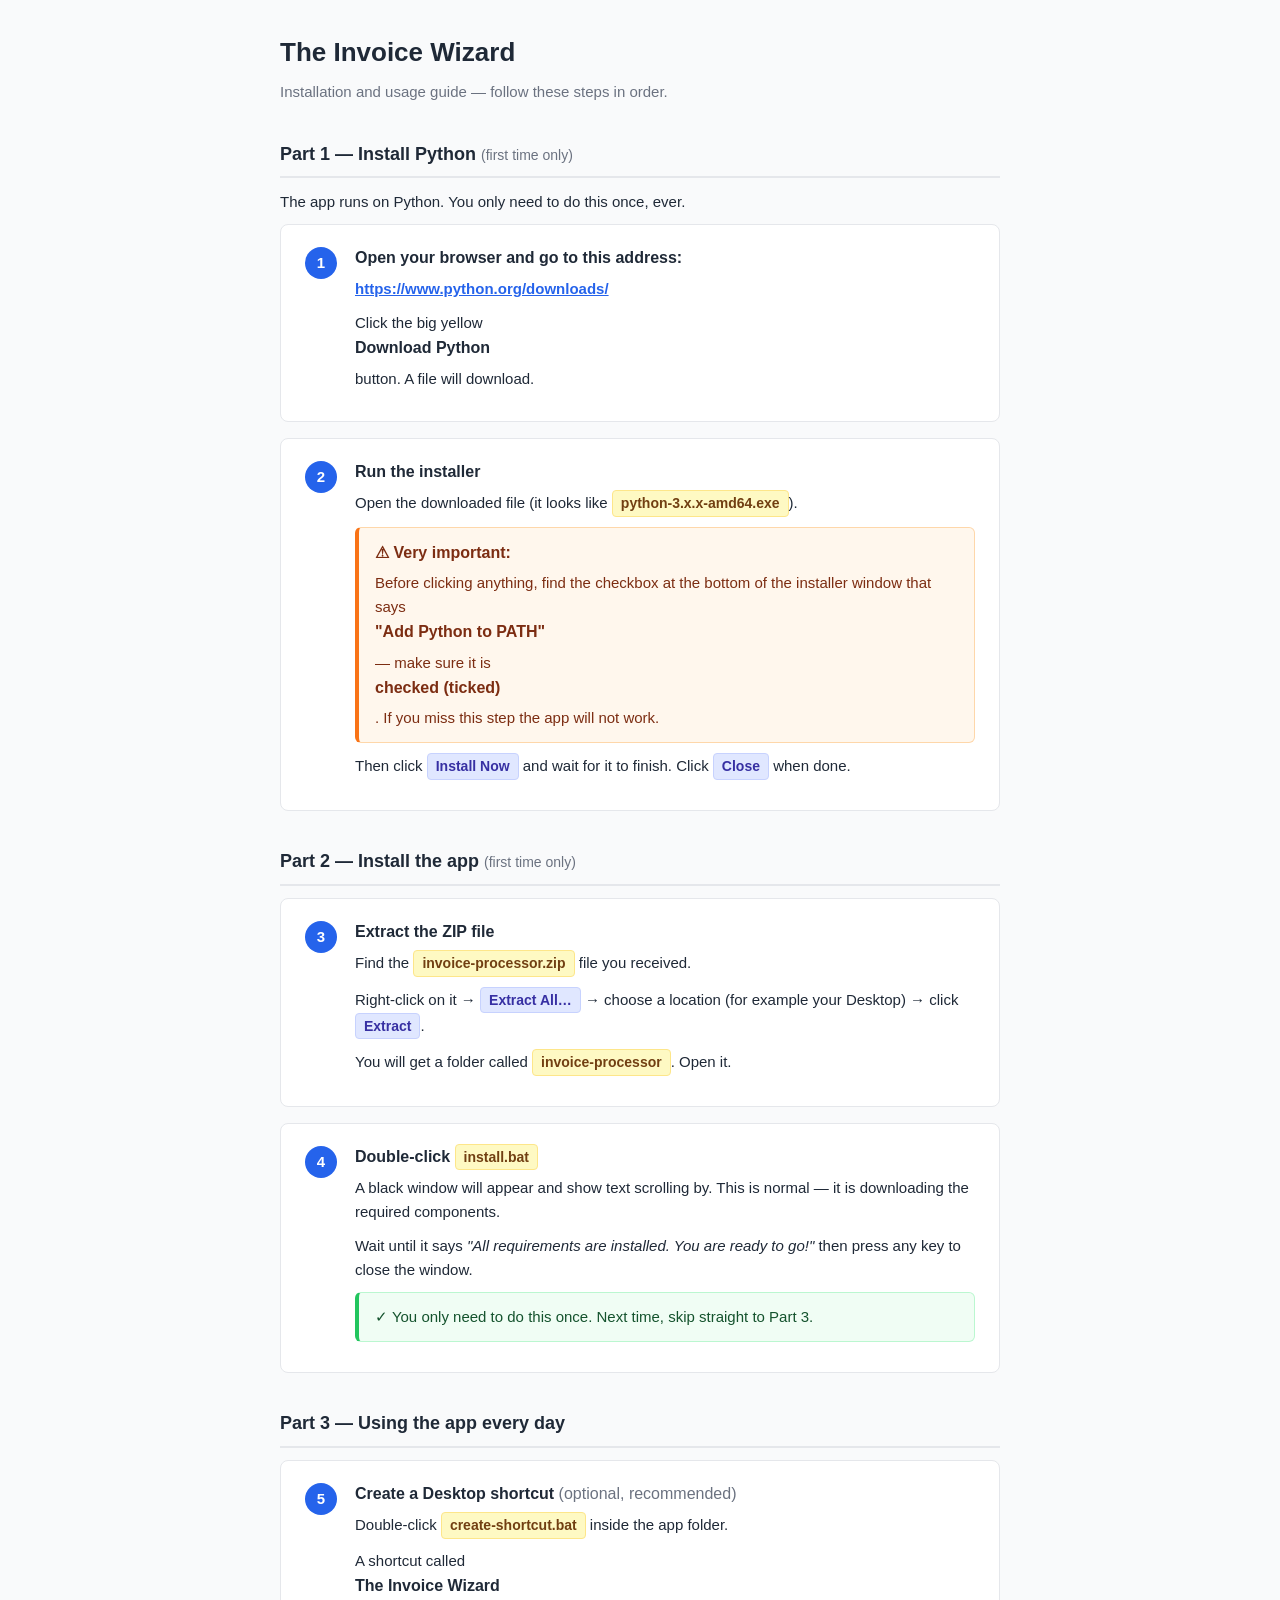
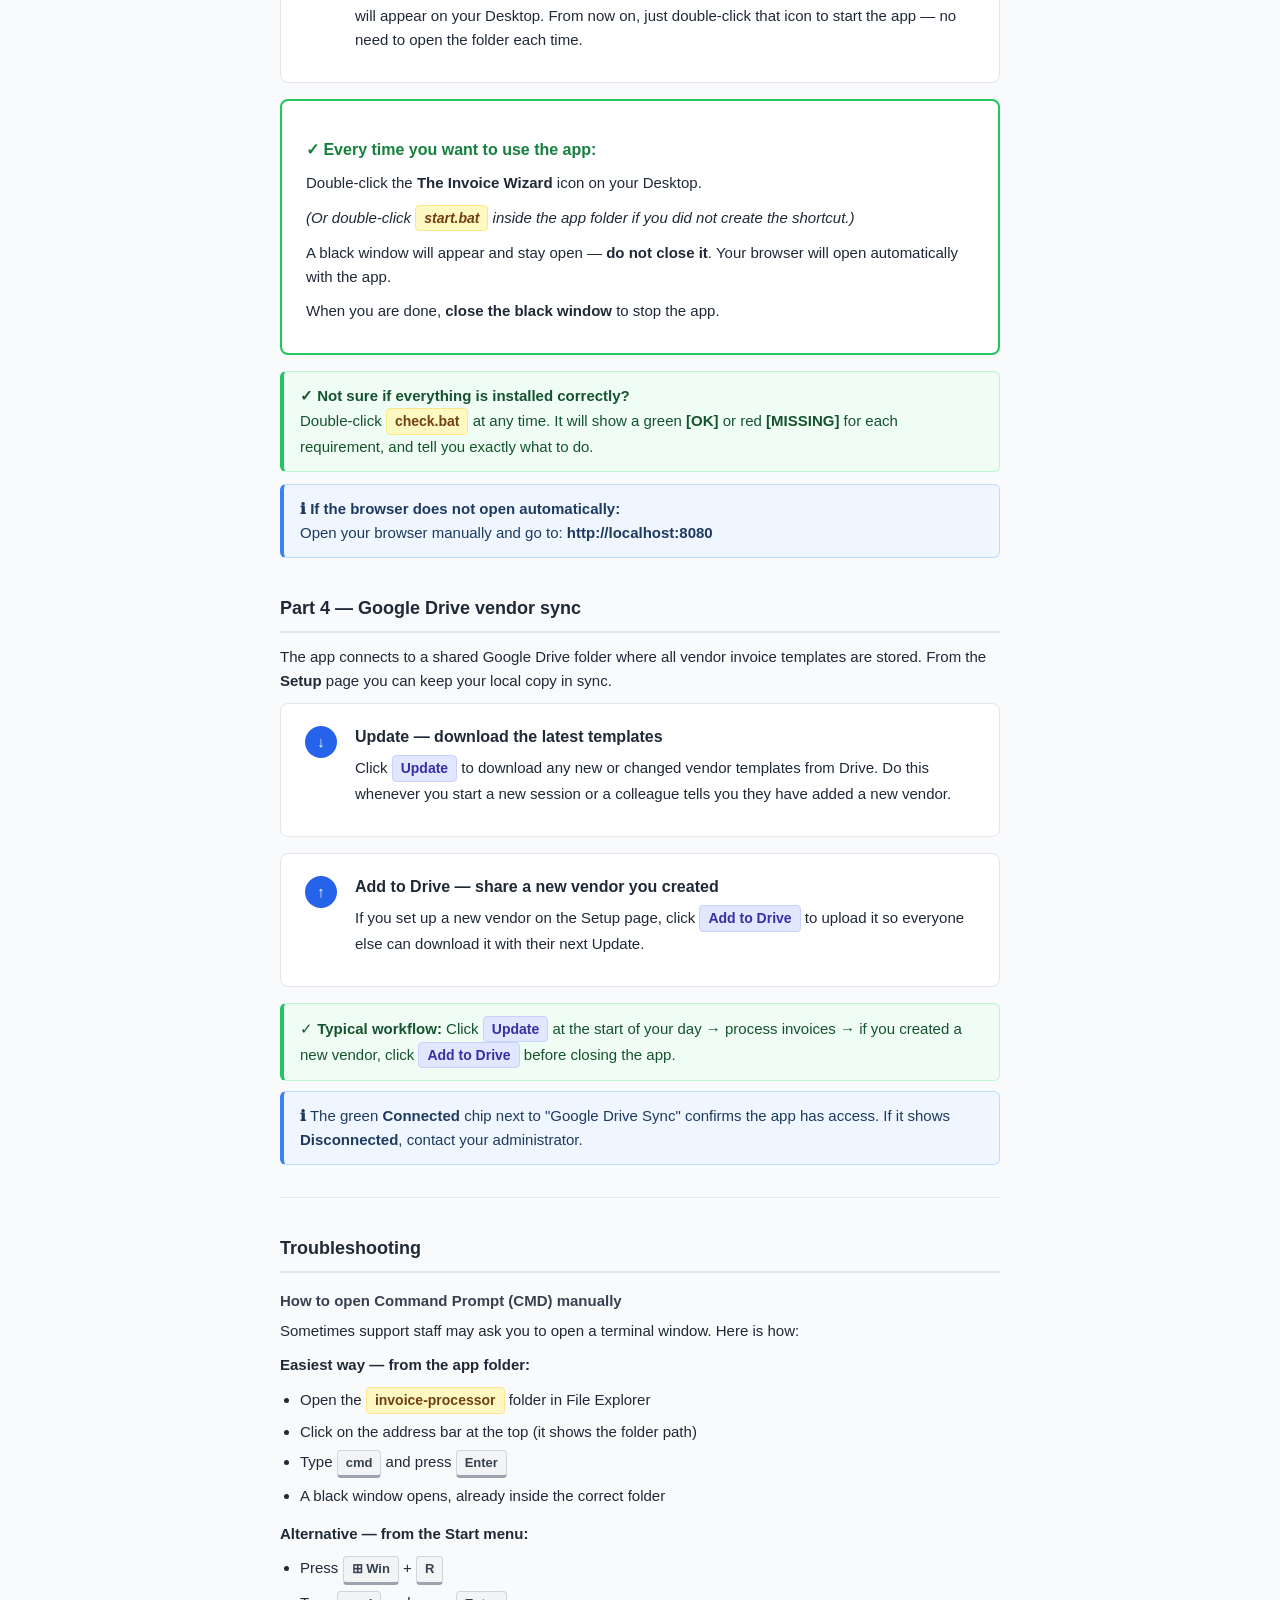
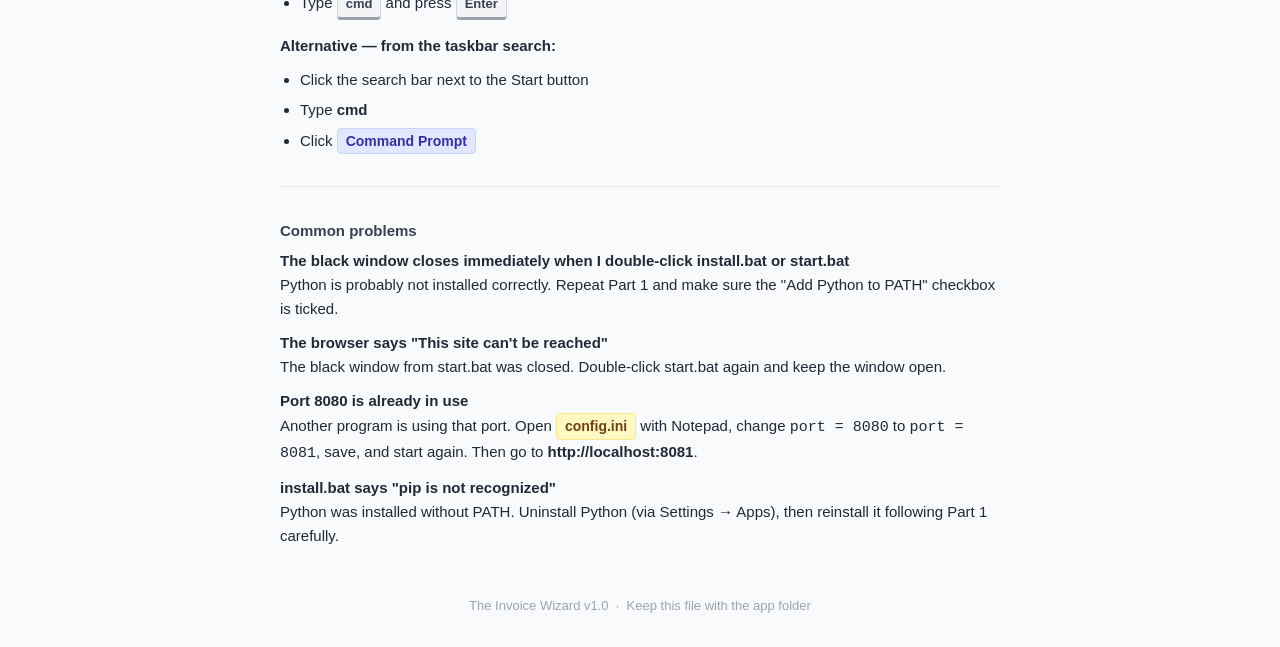
<file: INSTRUCTIONS.html>
<!DOCTYPE html>
<html lang="en">
<head>
<meta charset="UTF-8">
<meta name="viewport" content="width=device-width, initial-scale=1.0">
<title>The Invoice Wizard — Installation Guide</title>
<style>
  * { box-sizing: border-box; margin: 0; padding: 0; }
  body {
    font-family: -apple-system, BlinkMacSystemFont, "Segoe UI", Roboto, sans-serif;
    font-size: 15px;
    line-height: 1.6;
    color: #1f2937;
    background: #f9fafb;
    padding: 32px 16px;
  }
  .page { max-width: 720px; margin: 0 auto; }
  h1 { font-size: 26px; font-weight: 700; margin-bottom: 6px; }
  .subtitle { color: #6b7280; margin-bottom: 36px; }
  h2 {
    font-size: 18px;
    font-weight: 700;
    margin: 36px 0 12px;
    padding-bottom: 8px;
    border-bottom: 2px solid #e5e7eb;
  }
  h3 { font-size: 15px; font-weight: 600; margin: 16px 0 6px; color: #374151; }
  p { margin-bottom: 10px; }

  /* Step blocks */
  .step {
    background: #fff;
    border: 1px solid #e5e7eb;
    border-radius: 8px;
    padding: 20px 24px;
    margin-bottom: 16px;
    display: flex;
    gap: 18px;
    align-items: flex-start;
  }
  .step-num {
    background: #2563eb;
    color: #fff;
    border-radius: 50%;
    width: 32px;
    height: 32px;
    min-width: 32px;
    display: flex;
    align-items: center;
    justify-content: center;
    font-weight: 700;
    font-size: 15px;
    margin-top: 2px;
  }
  .step-body { flex: 1; }
  .step-body strong { display: block; font-size: 16px; margin-bottom: 6px; }

  /* Callouts */
  .warning {
    background: #fff7ed;
    border: 1px solid #fed7aa;
    border-left: 4px solid #f97316;
    border-radius: 6px;
    padding: 12px 16px;
    margin: 10px 0;
    color: #7c2d12;
  }
  .tip {
    background: #f0fdf4;
    border: 1px solid #bbf7d0;
    border-left: 4px solid #22c55e;
    border-radius: 6px;
    padding: 12px 16px;
    margin: 10px 0;
    color: #14532d;
  }
  .info {
    background: #eff6ff;
    border: 1px solid #bfdbfe;
    border-left: 4px solid #3b82f6;
    border-radius: 6px;
    padding: 12px 16px;
    margin: 10px 0;
    color: #1e3a5f;
  }

  /* Key / button visuals */
  kbd {
    display: inline-block;
    background: #f3f4f6;
    border: 1px solid #d1d5db;
    border-bottom: 3px solid #9ca3af;
    border-radius: 4px;
    padding: 2px 8px;
    font-family: inherit;
    font-size: 13px;
    font-weight: 600;
    color: #374151;
  }
  .file {
    display: inline-block;
    background: #fef9c3;
    border: 1px solid #fde68a;
    border-radius: 4px;
    padding: 1px 8px;
    font-weight: 600;
    font-size: 14px;
    color: #713f12;
  }
  .click {
    display: inline-block;
    background: #e0e7ff;
    border: 1px solid #c7d2fe;
    border-radius: 4px;
    padding: 1px 8px;
    font-weight: 600;
    font-size: 14px;
    color: #3730a3;
  }

  ul { padding-left: 20px; }
  ul li { margin-bottom: 6px; }

  hr { border: none; border-top: 1px solid #e5e7eb; margin: 32px 0; }

  .section-daily {
    background: #fff;
    border: 2px solid #22c55e;
    border-radius: 8px;
    padding: 20px 24px;
    margin-top: 12px;
  }
  .section-daily h3 { color: #15803d; font-size: 16px; }

  footer { margin-top: 48px; color: #9ca3af; font-size: 13px; text-align: center; }
</style>
</head>
<body>
<div class="page">

  <h1>The Invoice Wizard</h1>
  <p class="subtitle">Installation and usage guide — follow these steps in order.</p>

  <!-- ── PART 1: PYTHON ──────────────────────────────────────────────────── -->
  <h2>Part 1 — Install Python <span style="font-weight:400;color:#6b7280;font-size:14px">(first time only)</span></h2>

  <p>The app runs on Python. You only need to do this once, ever.</p>

  <div class="step">
    <div class="step-num">1</div>
    <div class="step-body">
      <strong>Open your browser and go to this address:</strong>
      <p><a href="https://www.python.org/downloads/" target="_blank" style="color:#2563eb;font-weight:600">https://www.python.org/downloads/</a></p>
      <p>Click the big yellow <strong>Download Python</strong> button. A file will download.</p>
    </div>
  </div>

  <div class="step">
    <div class="step-num">2</div>
    <div class="step-body">
      <strong>Run the installer</strong>
      <p>Open the downloaded file (it looks like <span class="file">python-3.x.x-amd64.exe</span>).</p>
      <div class="warning">
        <strong>⚠ Very important:</strong> Before clicking anything, find the checkbox at the bottom of the installer window that says <strong>"Add Python to PATH"</strong> — make sure it is <strong>checked (ticked)</strong>. If you miss this step the app will not work.
      </div>
      <p>Then click <span class="click">Install Now</span> and wait for it to finish. Click <span class="click">Close</span> when done.</p>
    </div>
  </div>

  <!-- ── PART 2: INSTALL APP ─────────────────────────────────────────────── -->
  <h2>Part 2 — Install the app <span style="font-weight:400;color:#6b7280;font-size:14px">(first time only)</span></h2>

  <div class="step">
    <div class="step-num">3</div>
    <div class="step-body">
      <strong>Extract the ZIP file</strong>
      <p>Find the <span class="file">invoice-processor.zip</span> file you received.</p>
      <p>Right-click on it → <span class="click">Extract All…</span> → choose a location (for example your Desktop) → click <span class="click">Extract</span>.</p>
      <p>You will get a folder called <span class="file">invoice-processor</span>. Open it.</p>
    </div>
  </div>

  <div class="step">
    <div class="step-num">4</div>
    <div class="step-body">
      <strong>Double-click <span class="file">install.bat</span></strong>
      <p>A black window will appear and show text scrolling by. This is normal — it is downloading the required components.</p>
      <p>Wait until it says <em>"All requirements are installed. You are ready to go!"</em> then press any key to close the window.</p>
      <div class="tip">✓ You only need to do this once. Next time, skip straight to Part 3.</div>
    </div>
  </div>

  <!-- ── PART 3: RUN ─────────────────────────────────────────────────────── -->
  <h2>Part 3 — Using the app every day</h2>

  <div class="step">
    <div class="step-num">5</div>
    <div class="step-body">
      <strong>Create a Desktop shortcut <span style="font-weight:400;color:#6b7280">(optional, recommended)</span></strong>
      <p>Double-click <span class="file">create-shortcut.bat</span> inside the app folder.</p>
      <p>A shortcut called <strong>The Invoice Wizard</strong> will appear on your Desktop. From now on, just double-click that icon to start the app — no need to open the folder each time.</p>
    </div>
  </div>

  <div class="section-daily">
    <h3>✓ Every time you want to use the app:</h3>
    <p style="margin-top:8px">Double-click the <strong>The Invoice Wizard</strong> icon on your Desktop.</p>
    <p><em>(Or double-click <span class="file">start.bat</span> inside the app folder if you did not create the shortcut.)</em></p>
    <p style="margin-top:8px">A black window will appear and stay open — <strong>do not close it</strong>. Your browser will open automatically with the app.</p>
    <p>When you are done, <strong>close the black window</strong> to stop the app.</p>
  </div>

  <div class="tip" style="margin-top:16px">
    <strong>✓ Not sure if everything is installed correctly?</strong><br>
    Double-click <span class="file">check.bat</span> at any time. It will show a green <strong>[OK]</strong> or red <strong>[MISSING]</strong> for each requirement, and tell you exactly what to do.
  </div>

  <div class="info" style="margin-top:12px">
    <strong>ℹ If the browser does not open automatically:</strong><br>
    Open your browser manually and go to: <strong>http://localhost:8080</strong>
  </div>

  <!-- ── PART 4: DRIVE SYNC ──────────────────────────────────────────────── -->
  <h2>Part 4 — Google Drive vendor sync</h2>

  <p>The app connects to a shared Google Drive folder where all vendor invoice templates are stored. From the <strong>Setup</strong> page you can keep your local copy in sync.</p>

  <div class="step">
    <div class="step-num">↓</div>
    <div class="step-body">
      <strong>Update — download the latest templates</strong>
      <p>Click <span class="click">Update</span> to download any new or changed vendor templates from Drive. Do this whenever you start a new session or a colleague tells you they have added a new vendor.</p>
    </div>
  </div>

  <div class="step">
    <div class="step-num">↑</div>
    <div class="step-body">
      <strong>Add to Drive — share a new vendor you created</strong>
      <p>If you set up a new vendor on the Setup page, click <span class="click">Add to Drive</span> to upload it so everyone else can download it with their next Update.</p>
    </div>
  </div>

  <div class="tip">
    ✓ <strong>Typical workflow:</strong> Click <span class="click">Update</span> at the start of your day → process invoices → if you created a new vendor, click <span class="click">Add to Drive</span> before closing the app.
  </div>

  <div class="info">
    <strong>ℹ</strong> The green <strong>Connected</strong> chip next to "Google Drive Sync" confirms the app has access. If it shows <strong>Disconnected</strong>, contact your administrator.
  </div>

  <hr>

  <!-- ── TROUBLESHOOTING ─────────────────────────────────────────────────── -->
  <h2>Troubleshooting</h2>

  <h3>How to open Command Prompt (CMD) manually</h3>
  <p>Sometimes support staff may ask you to open a terminal window. Here is how:</p>

  <p><strong>Easiest way — from the app folder:</strong></p>
  <ul>
    <li>Open the <span class="file">invoice-processor</span> folder in File Explorer</li>
    <li>Click on the address bar at the top (it shows the folder path)</li>
    <li>Type <kbd>cmd</kbd> and press <kbd>Enter</kbd></li>
    <li>A black window opens, already inside the correct folder</li>
  </ul>

  <p style="margin-top:14px"><strong>Alternative — from the Start menu:</strong></p>
  <ul>
    <li>Press <kbd>⊞ Win</kbd> + <kbd>R</kbd></li>
    <li>Type <kbd>cmd</kbd> and press <kbd>Enter</kbd></li>
  </ul>

  <p style="margin-top:14px"><strong>Alternative — from the taskbar search:</strong></p>
  <ul>
    <li>Click the search bar next to the Start button</li>
    <li>Type <strong>cmd</strong></li>
    <li>Click <span class="click">Command Prompt</span></li>
  </ul>

  <hr>

  <h3>Common problems</h3>

  <p><strong>The black window closes immediately when I double-click install.bat or start.bat</strong><br>
  Python is probably not installed correctly. Repeat Part 1 and make sure the "Add Python to PATH" checkbox is ticked.</p>

  <p><strong>The browser says "This site can't be reached"</strong><br>
  The black window from start.bat was closed. Double-click start.bat again and keep the window open.</p>

  <p><strong>Port 8080 is already in use</strong><br>
  Another program is using that port. Open <span class="file">config.ini</span> with Notepad, change <code>port = 8080</code> to <code>port = 8081</code>, save, and start again. Then go to <strong>http://localhost:8081</strong>.</p>

  <p><strong>install.bat says "pip is not recognized"</strong><br>
  Python was installed without PATH. Uninstall Python (via Settings → Apps), then reinstall it following Part 1 carefully.</p>

  <footer>The Invoice Wizard v1.0 &nbsp;·&nbsp; Keep this file with the app folder</footer>
</div>
</body>
</html>
</file>
